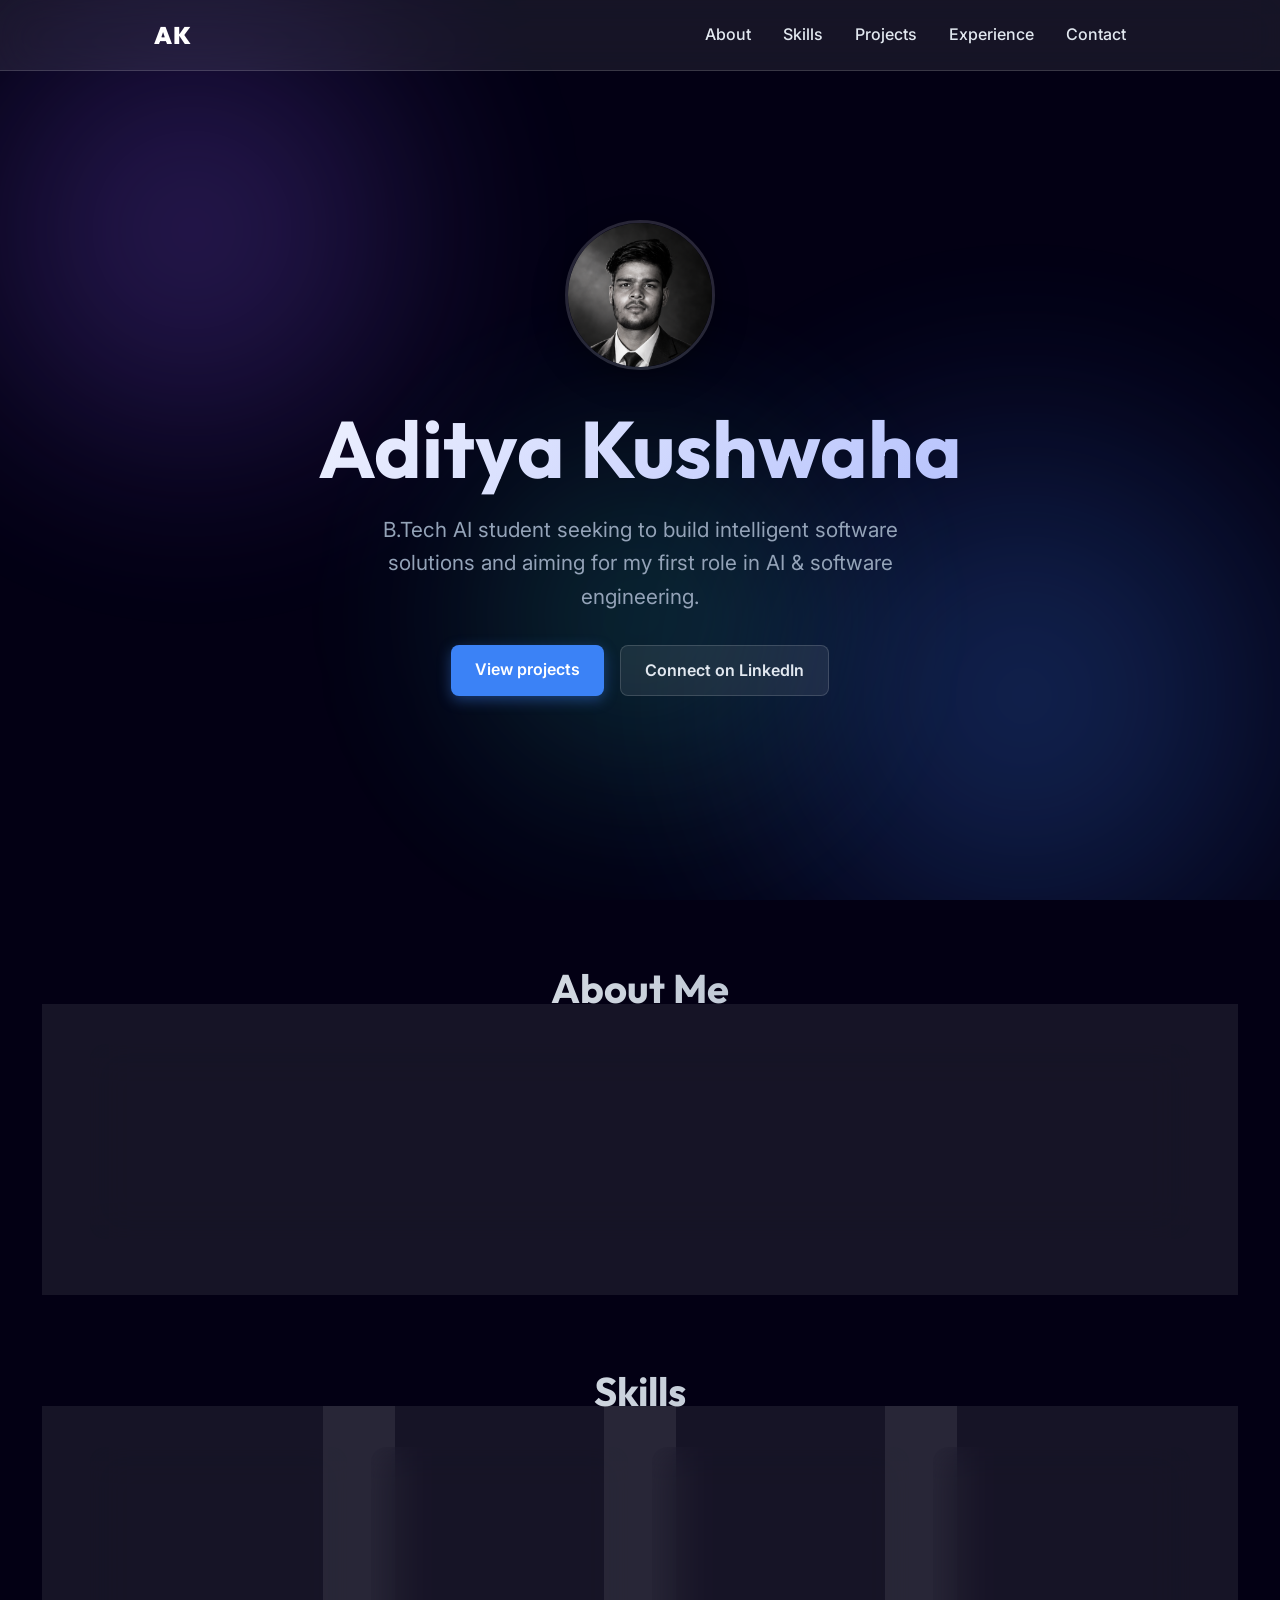
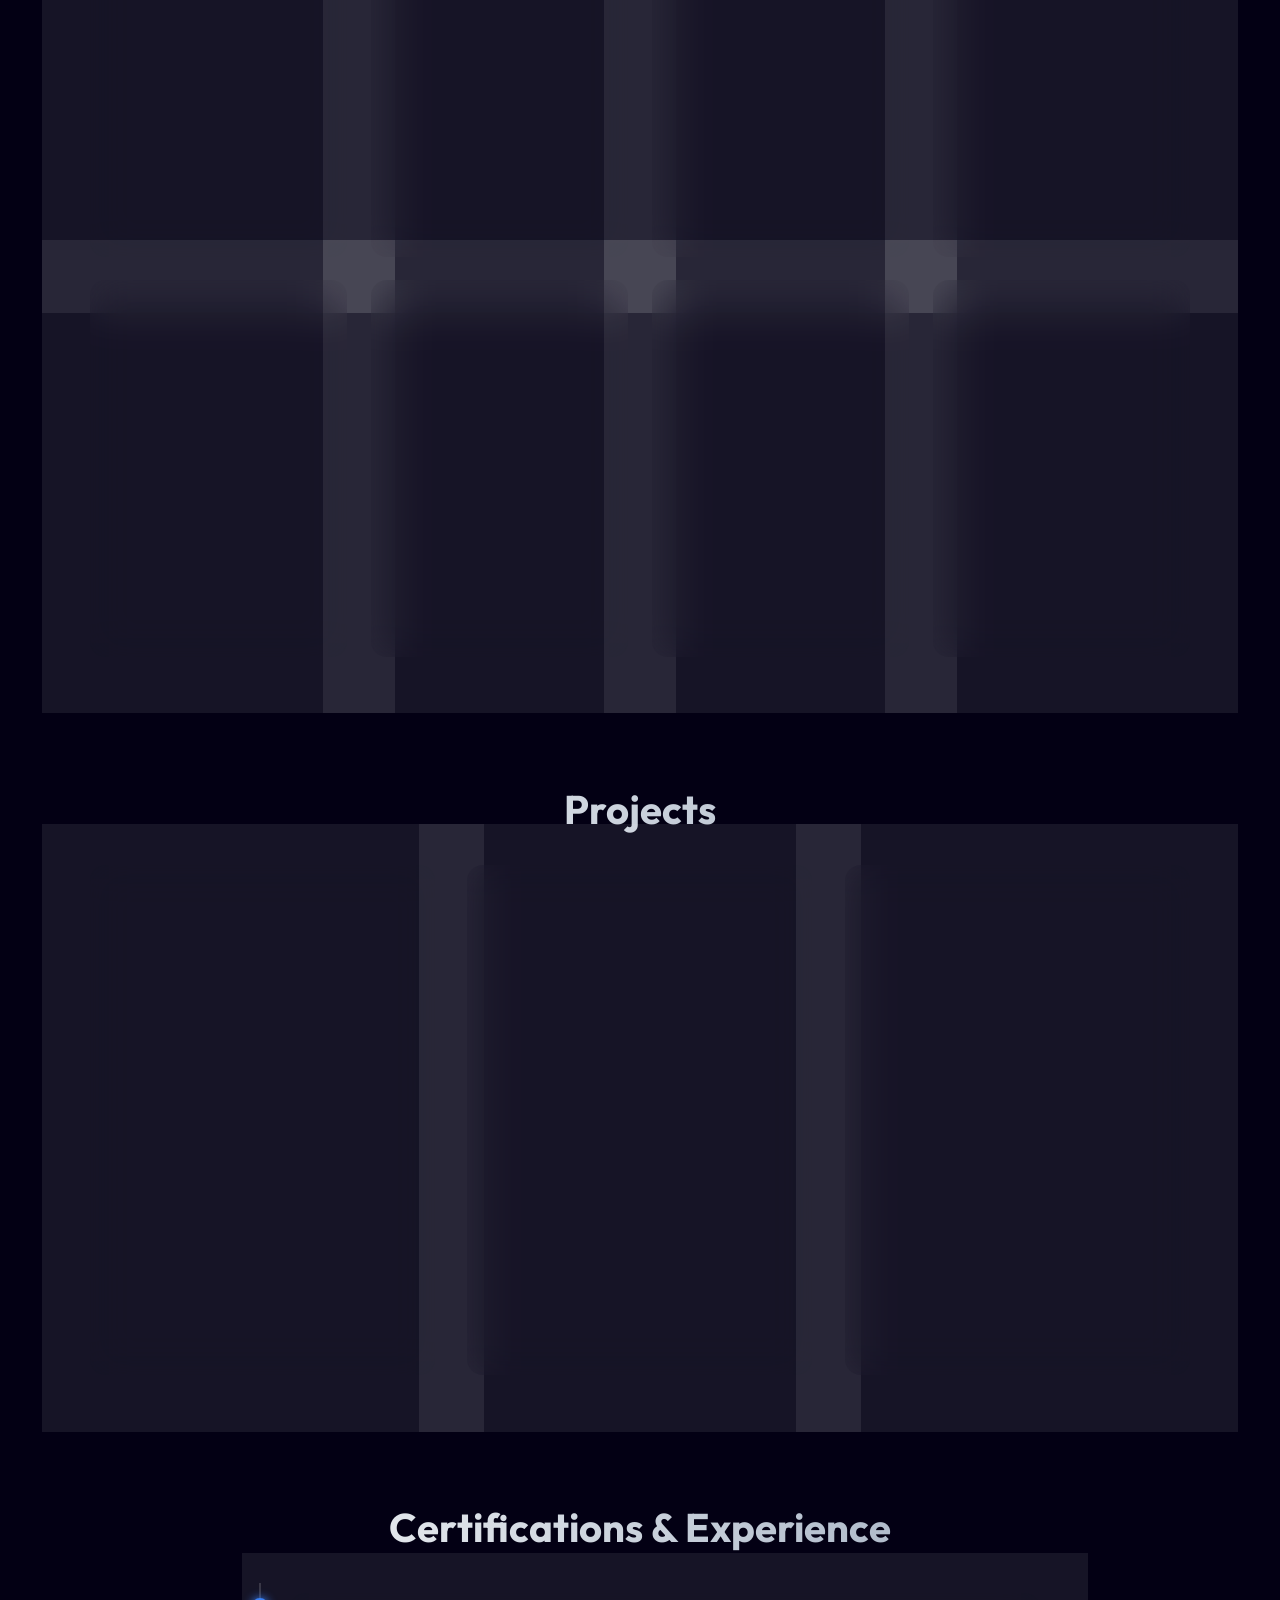
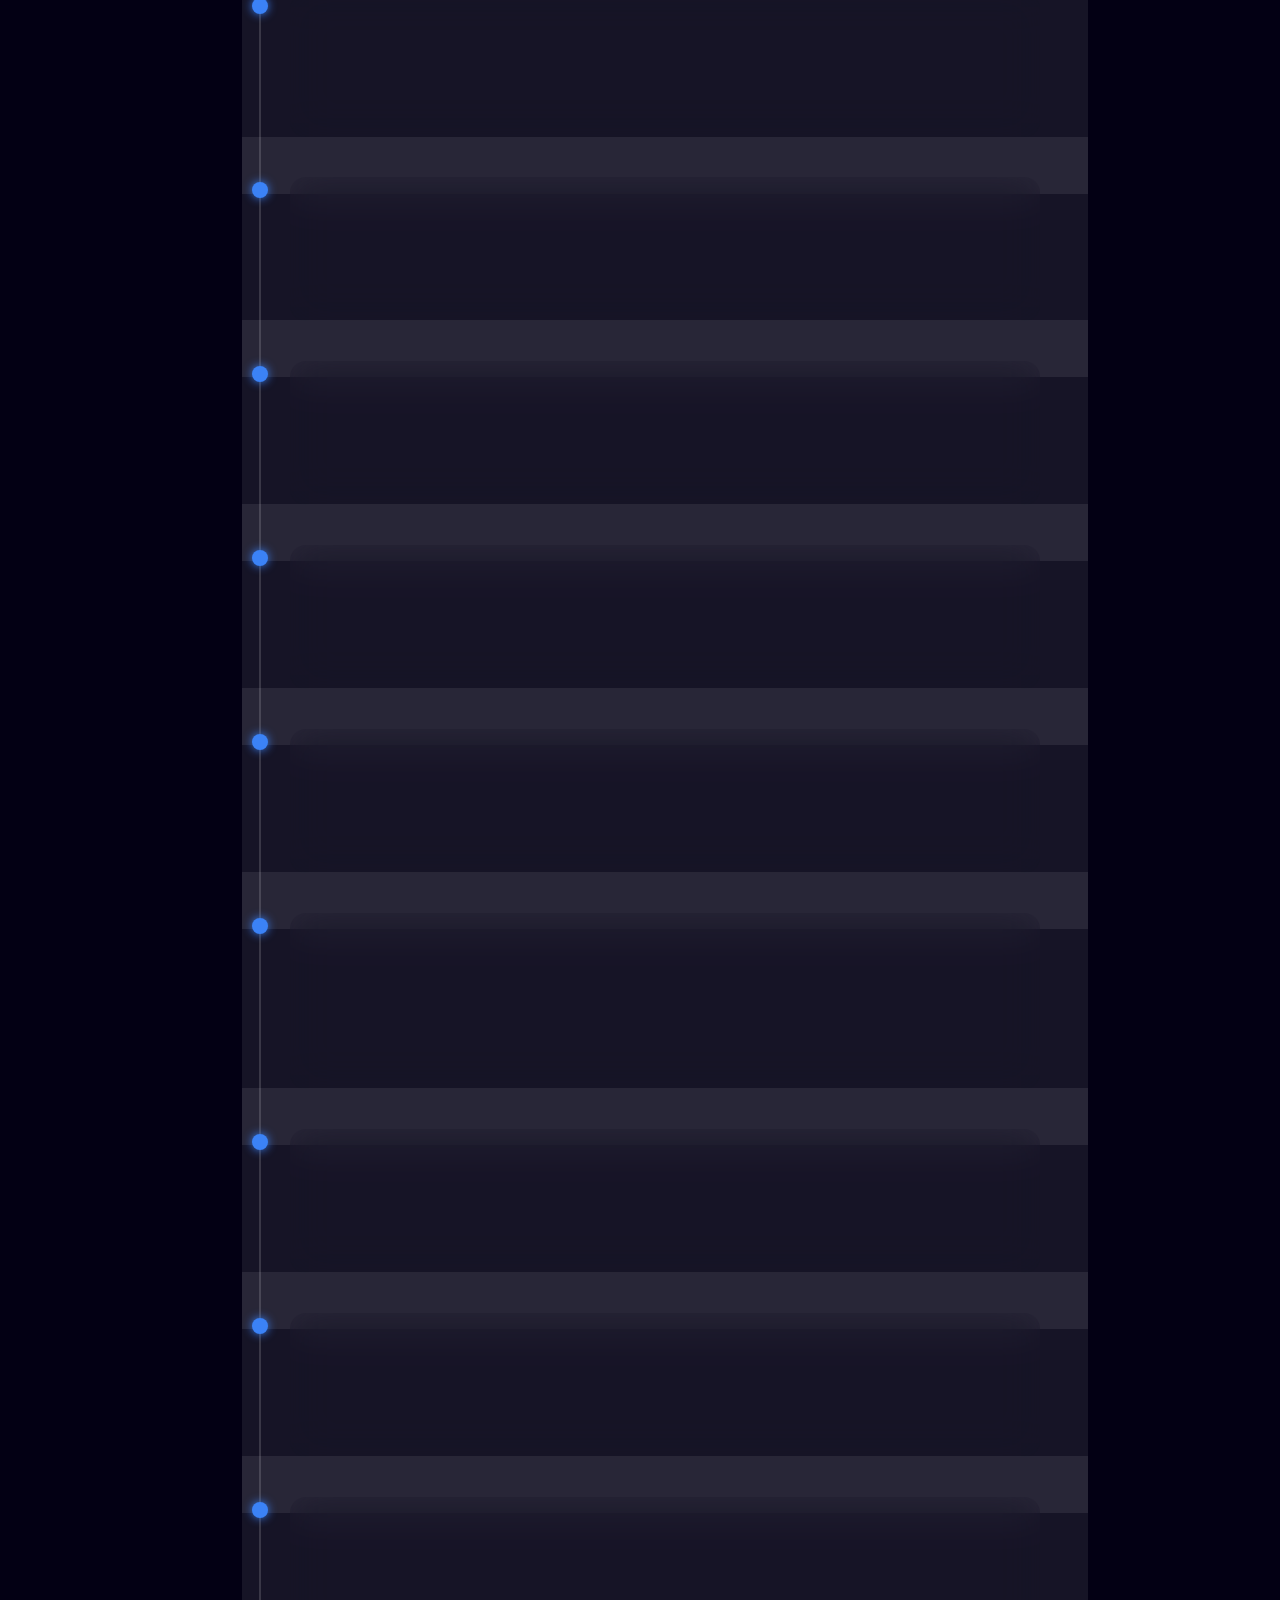
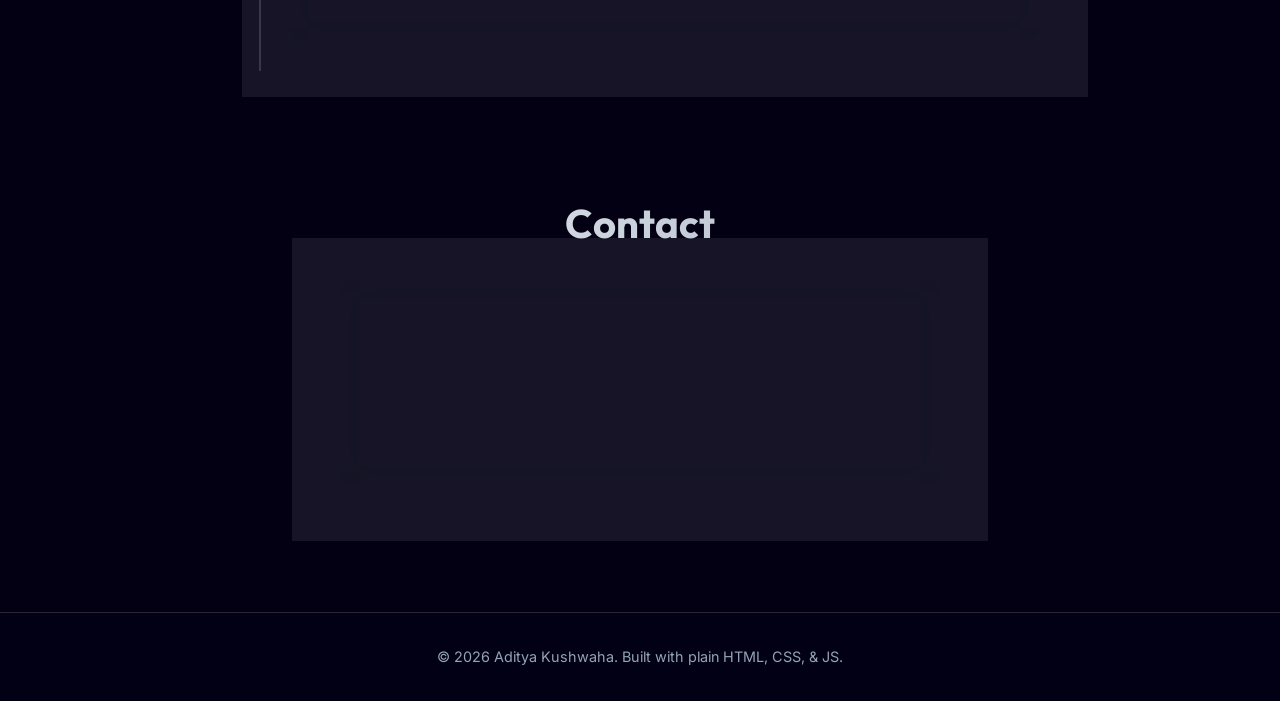
<file: index.html>
<!DOCTYPE html>
<html lang="en">

<head>
    <meta charset="UTF-8">
    <meta name="viewport" content="width=device-width, initial-scale=1.0">
    <title>Aditya Kushwaha - Portfolio</title>
    <meta name="description" content="Personal portfolio of Aditya Kushwaha, an AI and software engineering student.">

    <!-- Google Fonts -->
    <link rel="preconnect" href="https://fonts.googleapis.com">
    <link rel="preconnect" href="https://fonts.gstatic.com" crossorigin>
    <link
        href="https://fonts.googleapis.com/css2?family=Outfit:wght@400;700;900&family=Inter:wght@300;400;600&display=swap"
        rel="stylesheet">

    <!-- Styles -->
    <link rel="stylesheet" href="css/style.css">
</head>

<body>
    <!-- Background Orbs -->
    <div class="bg-orbs" aria-hidden="true">
        <div class="orb orb-1"></div>
        <div class="orb orb-2"></div>
        <div class="orb orb-3"></div>
    </div>

    <!-- Navigation -->
    <header class="glass-nav">
        <div class="nav-container">
            <a href="#" class="nav-logo">AK</a>
            <button class="mobile-menu-btn" aria-label="Toggle menu" aria-expanded="false" aria-controls="main-nav">
                <span class="hamburger"></span>
            </button>
            <nav id="main-nav" class="nav-links">
                <a href="#about">About</a>
                <a href="#skills">Skills</a>
                <a href="#projects">Projects</a>
                <a href="#experience">Experience</a>
                <a href="#contact">Contact</a>
            </nav>
        </div>
    </header>

    <main>
        <!-- Hero Section -->
        <section id="hero" class="hero-section section-padding">
            <div class="container animate-on-load">
                <img src="images/profile.png" alt="Aditya Kushwaha" class="profile-pic">
                <h1 class="hero-title">Aditya Kushwaha</h1>
                <p class="hero-subtitle">B.Tech AI student seeking to build intelligent software solutions and aiming
                    for my first role in AI & software engineering.</p>
                <div class="hero-buttons">
                    <a href="#projects" class="btn btn-primary">View projects</a>
                    <a href="https://www.linkedin.com/in/aditya-kushwaha-08112k05/" target="_blank"
                        rel="noopener noreferrer" class="btn btn-glass">Connect on LinkedIn</a>
                </div>
            </div>
        </section>

        <!-- About Section -->
        <section id="about" class="about-section section-padding">
            <div class="container">
                <h2 class="section-title">About Me</h2>
                <div class="glass-card">
                    <p>I am a third-year B.Tech student in Computer Science & Engineering with a specialization in
                        Artificial Intelligence at Babu Banarasi Das University, Lucknow (session 2025-26).</p>
                    <p>I am highly motivated to leverage my skills in AI and software development to solve real-world
                        problems. My current goal is to secure internships and entry-level roles where I can grow and
                        contribute to innovative technical teams.</p>
                </div>
            </div>
        </section>

        <!-- Skills Section -->
        <section id="skills" class="skills-section section-padding">
            <div class="container">
                <h2 class="section-title">Skills</h2>
                <div class="skills-grid">
                    <div class="glass-card skill-category">
                        <h3>Programming</h3>
                        <ul>
                            <li>Python</li>
                            <li>C++</li>
                            <li>C</li>
                            <li>SQL</li>
                        </ul>
                    </div>
                    <div class="glass-card skill-category">
                        <h3>AI / Machine Learning</h3>
                        <ul>
                            <li>Machine Learning</li>
                            <li>Deep Learning</li>
                            <li>CatBoost</li>
                            <li>TensorFlow</li>
                            <li>Scikit-learn</li>
                            <li>Optuna</li>
                            <li>Feature Engineering</li>
                            <li>Computer Vision</li>
                        </ul>
                    </div>
                    <div class="glass-card skill-category">
                        <h3>Agentic AI</h3>
                        <ul>
                            <li>LLMs</li>
                            <li>AI Agents</li>
                            <li>Multi-Agent Systems</li>
                            <li>Pydantic</li>
                            <li>Prompt Engineering</li>
                            <li>AI Automation</li>
                        </ul>
                    </div>
                    <div class="glass-card skill-category">
                        <h3>Cybersecurity</h3>
                        <ul>
                            <li>Threat Detection</li>
                            <li>Security APIs</li>
                            <li>Automated Response</li>
                            <li>Security Logging</li>
                            <li>AI Security</li>
                        </ul>
                    </div>
                    <div class="glass-card skill-category">
                        <h3>Backend</h3>
                        <ul>
                            <li>REST APIs</li>
                            <li>JSON</li>
                            <li>HTTP</li>
                            <li>Pydantic</li>
                            <li>API Integration</li>
                        </ul>
                    </div>
                    <div class="glass-card skill-category">
                        <h3>Data</h3>
                        <ul>
                            <li>Pandas</li>
                            <li>NumPy</li>
                            <li>EDA</li>
                            <li>Data Preprocessing</li>
                            <li>Data Visualization</li>
                            <li>Statistical Analysis</li>
                        </ul>
                    </div>
                    <div class="glass-card skill-category">
                        <h3>Development</h3>
                        <ul>
                            <li>Git</li>
                            <li>GitHub</li>
                            <li>Linux</li>
                            <li>WSL</li>
                            <li>VS Code</li>
                            <li>Jupyter</li>
                            <li>Streamlit</li>
                        </ul>
                    </div>
                    <div class="glass-card skill-category">
                        <h3>DSA</h3>
                        <ul>
                            <li>Data Structures</li>
                            <li>Algorithms</li>
                            <li>Trees</li>
                            <li>Graphs</li>
                            <li>Dynamic Programming</li>
                            <li>Recursion</li>
                            <li>Complexity Analysis</li>
                        </ul>
                    </div>
                </div>
            </div>
        </section>

        <!-- Projects Section -->
        <section id="projects" class="projects-section section-padding">
            <div class="container">
                <h2 class="section-title">Projects</h2>
                <noscript>
                    <div class="glass-card fallback-message">
                        <p>Please enable JavaScript to view my projects, or visit my <a
                                href="https://github.com/aditya00801" target="_blank" rel="noopener noreferrer">GitHub
                                profile</a> to see my work.</p>
                    </div>
                </noscript>
                <div id="projects-grid" class="projects-grid">
                    <!-- Projects injected via JS -->
                </div>
            </div>
        </section>

        <!-- Experience Section -->
        <section id="experience" class="experience-section section-padding">
            <div class="container">
                <h2 class="section-title">Certifications & Experience</h2>
                <div class="timeline">

                    <div class="timeline-item">
                        <div class="timeline-dot"></div>
                        <div class="timeline-content glass-card">
                            <h3 class="timeline-date">Aug 27, 2026</h3>
                            <h4 class="timeline-title">Oracle Agentic AI Certified Foundations Associate</h4>
                            <p class="timeline-org">Oracle University</p>
                        </div>
                    </div>

                    <div class="timeline-item">
                        <div class="timeline-dot"></div>
                        <div class="timeline-content glass-card">
                            <h3 class="timeline-date">Aug 26, 2026</h3>
                            <h4 class="timeline-title">MongoDB Overview: Core Concepts and Architecture</h4>
                            <p class="timeline-org">MongoDB</p>
                        </div>
                    </div>

                    <div class="timeline-item">
                        <div class="timeline-dot"></div>
                        <div class="timeline-content glass-card">
                            <h3 class="timeline-date">Apr 14, 2026</h3>
                            <h4 class="timeline-title">Deloitte Data Analytics Job Simulation</h4>
                            <p class="timeline-org">Forage</p>
                        </div>
                    </div>

                    <div class="timeline-item">
                        <div class="timeline-dot"></div>
                        <div class="timeline-content glass-card">
                            <h3 class="timeline-date">Mar 9-11, 2026</h3>
                            <h4 class="timeline-title">SQL Bootcamp</h4>
                            <p class="timeline-org">LetsUpgrade</p>
                        </div>
                    </div>

                    <div class="timeline-item">
                        <div class="timeline-dot"></div>
                        <div class="timeline-content glass-card">
                            <h3 class="timeline-date">Feb 9-10, 2026</h3>
                            <h4 class="timeline-title">Git & GitHub Bootcamp</h4>
                            <p class="timeline-org">LetsUpgrade</p>
                        </div>
                    </div>

                    <div class="timeline-item">
                        <div class="timeline-dot"></div>
                        <div class="timeline-content glass-card">
                            <h3 class="timeline-date">Nov 28, 2025</h3>
                            <h4 class="timeline-title">JPMorgan Chase Software Engineering Job Simulation</h4>
                            <p class="timeline-org">Forage</p>
                            <p class="timeline-desc">Kafka, H2, REST APIs</p>
                        </div>
                    </div>

                    <div class="timeline-item">
                        <div class="timeline-dot"></div>
                        <div class="timeline-content glass-card">
                            <h3 class="timeline-date">Oct 17, 2025</h3>
                            <h4 class="timeline-title">Oracle Cloud Infrastructure 2025 Certified Data Science
                                Professional</h4>
                            <p class="timeline-org">Valid until Oct 17, 2027</p>
                        </div>
                    </div>

                    <div class="timeline-item">
                        <div class="timeline-dot"></div>
                        <div class="timeline-content glass-card">
                            <h3 class="timeline-date">Sep 13, 2025</h3>
                            <h4 class="timeline-title">Intro to Machine Learning</h4>
                            <p class="timeline-org">Kaggle</p>
                        </div>
                    </div>

                    <div class="timeline-item">
                        <div class="timeline-dot"></div>
                        <div class="timeline-content glass-card">
                            <h3 class="timeline-date">May 2025</h3>
                            <h4 class="timeline-title">HackHazards '25 participant</h4>
                            <p class="timeline-org">Team Hack Heroes (The NAMESPACE Community)</p>
                        </div>
                    </div>

                </div>
            </div>
        </section>

        <!-- Contact Section -->
        <section id="contact" class="contact-section section-padding">
            <div class="container">
                <h2 class="section-title">Contact</h2>
                <div class="glass-card contact-card">
                    <p class="contact-text">I'm currently open to internships and entry-level roles in AI and software
                        engineering. Feel free to reach out!</p>
                    <div class="contact-links">
                        <a href="https://www.linkedin.com/in/aditya-kushwaha-08112k05/" target="_blank"
                            rel="noopener noreferrer" class="btn btn-glass">LinkedIn</a>
                        <a href="https://github.com/aditya00801" target="_blank" rel="noopener noreferrer"
                            class="btn btn-glass">GitHub</a>
                        <a href="mailto:adityakushwaha.tech27@gmail.com" class="btn btn-primary">Email Me</a>
                    </div>
                </div>
            </div>
        </section>
    </main>

    <footer class="site-footer">
        <div class="container">
            <p>&copy; 2026 Aditya Kushwaha. Built with plain HTML, CSS, & JS.</p>
        </div>
    </footer>

    <!-- Scripts -->
    <script src="js/script.js" defer></script>
</body>

</html>
</file>
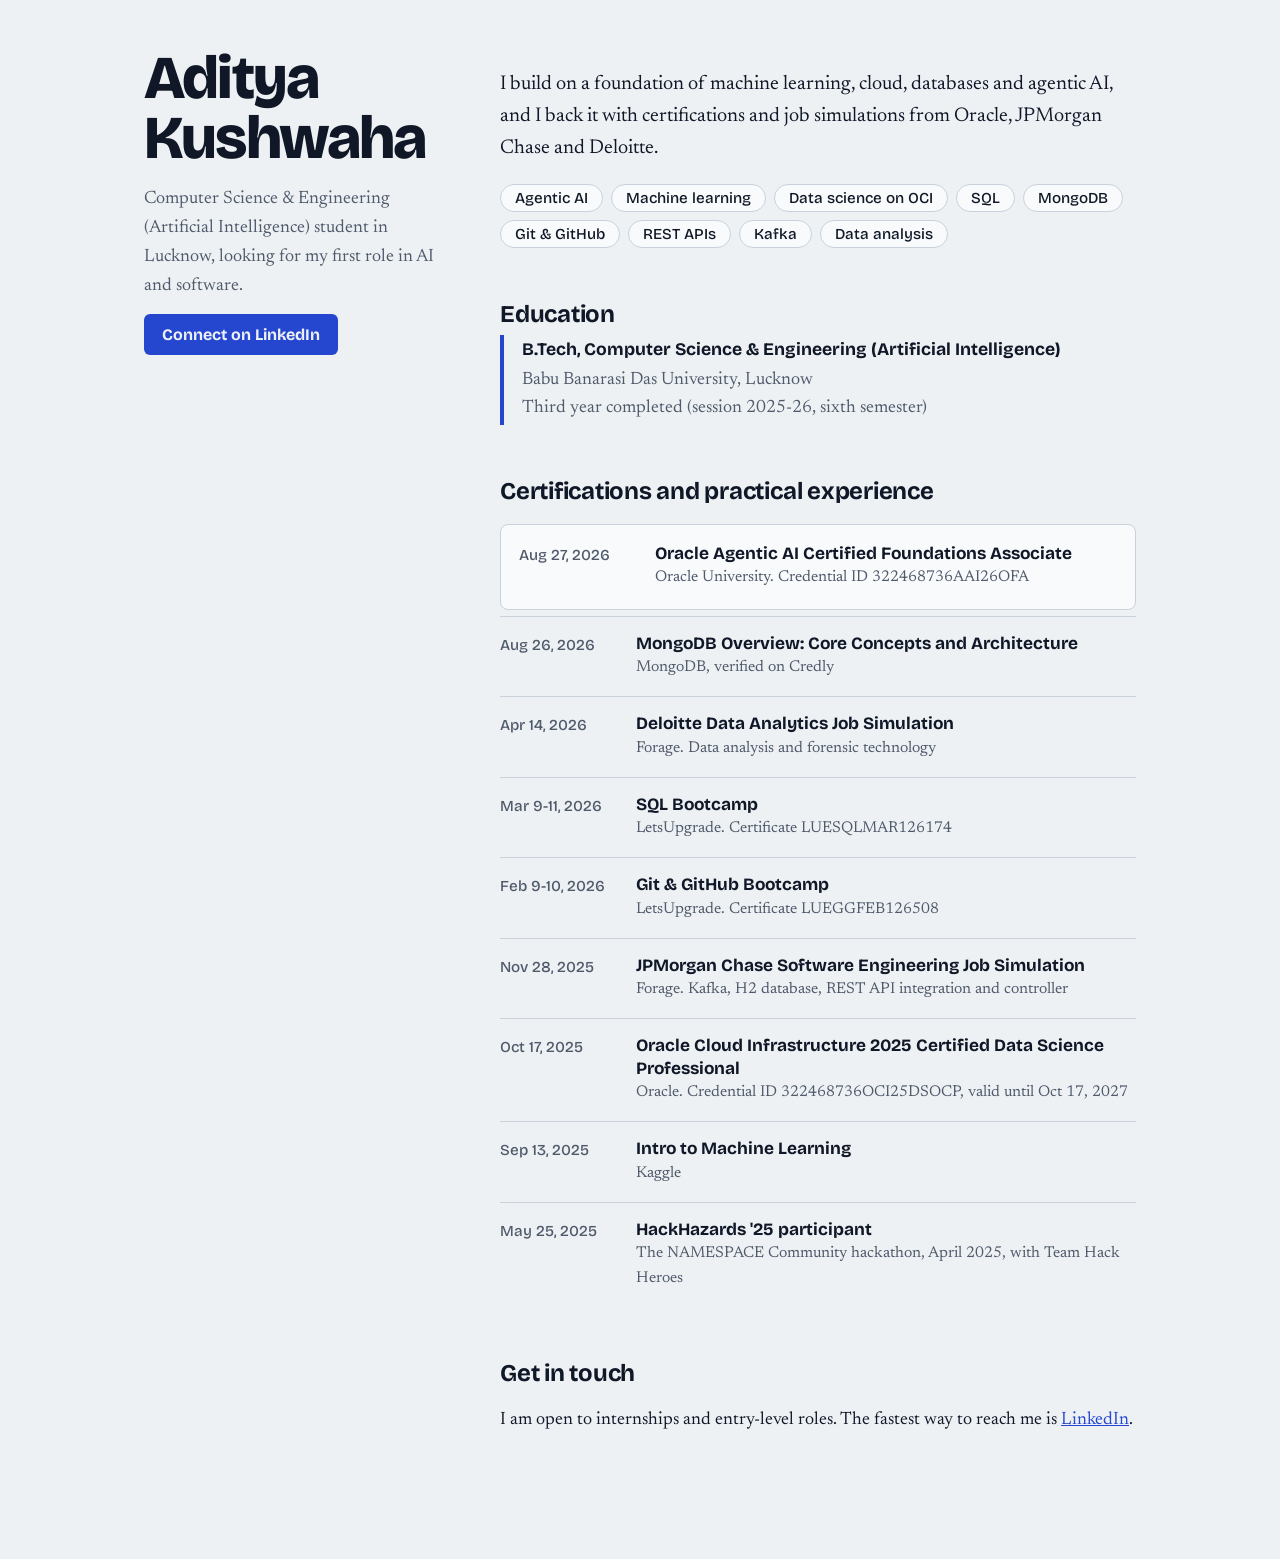
<file: portfolio.html>
<!DOCTYPE html>
<html lang="en">
<head>
<meta charset="utf-8">
<meta name="viewport" content="width=device-width, initial-scale=1, viewport-fit=cover">
<title>Aditya Kushwaha | AI &amp; Software Portfolio</title>
<link rel="preconnect" href="https://fonts.googleapis.com">
<link href="https://fonts.googleapis.com/css2?family=Bricolage+Grotesque:wght@500;700;800&family=Newsreader:ital,wght@0,400;0,600;1,400&display=swap" rel="stylesheet">
<style>
:root{--bg:#eef1f4;--ink:#101828;--mute:#4f5a6b;--rule:#c9d1db;--acc:#2547d0;--card:#f8fafb;
box-sizing:border-box;padding-top:env(safe-area-inset-top,0px);padding-bottom:env(safe-area-inset-bottom,0px)}
@media (prefers-color-scheme:dark){:root:not([data-theme="light"]){--bg:#0f1520;--ink:#e8edf4;--mute:#9aa6b8;--rule:#2a3446;--acc:#8fa6ff;--card:#161e2d}}
:root[data-theme="dark"]{--bg:#0f1520;--ink:#e8edf4;--mute:#9aa6b8;--rule:#2a3446;--acc:#8fa6ff;--card:#161e2d}
html{scroll-padding-top:env(safe-area-inset-top,0px)}
*,*::before,*::after{box-sizing:border-box}
body{margin:0;background:var(--bg);color:var(--ink);font:18px/1.6 Newsreader,Georgia,serif}
a{color:var(--acc)}
a:focus-visible{outline:3px solid var(--acc);outline-offset:3px}
.wrap{max-width:1040px;margin:0 auto;padding:48px 24px 72px;display:grid;grid-template-columns:300px 1fr;gap:56px}
aside{position:sticky;top:32px;align-self:start}
h1{font:800 clamp(2.6rem,6vw,3.8rem)/.98 "Bricolage Grotesque",system-ui,sans-serif;letter-spacing:-.03em;margin:0 0 18px}
h2{font:700 1.5rem/1.2 "Bricolage Grotesque",system-ui,sans-serif;letter-spacing:-.01em;margin:0 0 6px}
aside p{color:var(--mute);margin:0 0 14px;max-width:34ch}
.btn{display:inline-block;font:700 1rem "Bricolage Grotesque",system-ui,sans-serif;background:var(--acc);color:var(--bg);padding:11px 18px;border-radius:6px;text-decoration:none}
.btn:focus-visible{outline:3px solid var(--ink);outline-offset:3px}
section{margin-bottom:52px}
.lead{font-size:1.25rem;max-width:62ch}
.edu{border-left:4px solid var(--acc);padding:2px 0 2px 18px}
.edu b{font:700 1.1rem "Bricolage Grotesque",system-ui,sans-serif}
.edu span{display:block;color:var(--mute)}
ol{list-style:none;margin:18px 0 0;padding:0}
li.c{display:grid;grid-template-columns:118px 1fr;gap:18px;padding:16px 0;border-top:1px solid var(--rule)}
li.c time{font:500 .95rem "Bricolage Grotesque",system-ui,sans-serif;color:var(--mute);padding-top:3px}
li.c b{font:700 1.08rem/1.3 "Bricolage Grotesque",system-ui,sans-serif;display:block}
li.c span{color:var(--mute);font-size:.98rem;display:block}
li.top{background:var(--card);border-radius:8px;border-top:0;padding:18px;margin-bottom:6px;border:1px solid var(--rule)}
.sk{display:flex;flex-wrap:wrap;gap:8px;margin:14px 0 0;padding:0;list-style:none}
.sk li{border:1px solid var(--rule);background:var(--card);border-radius:999px;padding:4px 14px;font:500 .95rem "Bricolage Grotesque",system-ui,sans-serif}
@media (max-width:820px){.wrap{grid-template-columns:1fr;gap:36px;padding-top:32px}aside{position:static}li.c{grid-template-columns:1fr;gap:2px}}
</style>
</head>
<body>
<div class="wrap">
<aside>
<h1>Aditya Kushwaha</h1>
<p>Computer Science &amp; Engineering (Artificial Intelligence) student in Lucknow, looking for my first role in AI and software.</p>
<a class="btn" href="https://www.linkedin.com/in/aditya-kushwaha-08112k05/">Connect on LinkedIn</a>
</aside>
<main>
<section>
<p class="lead">I build on a foundation of machine learning, cloud, databases and agentic AI, and I back it with certifications and job simulations from Oracle, JPMorgan Chase and Deloitte.</p>
<ul class="sk" aria-label="Skills">
<li>Agentic AI</li><li>Machine learning</li><li>Data science on OCI</li><li>SQL</li><li>MongoDB</li><li>Git &amp; GitHub</li><li>REST APIs</li><li>Kafka</li><li>Data analysis</li>
</ul>
</section>

<section>
<h2>Education</h2>
<div class="edu"><b>B.Tech, Computer Science &amp; Engineering (Artificial Intelligence)</b>
<span>Babu Banarasi Das University, Lucknow</span>
<span>Third year completed (session 2025-26, sixth semester)</span></div>
</section>

<section>
<h2>Certifications and practical experience</h2>
<ol>
<li class="c top"><time datetime="2026-08-27">Aug 27, 2026</time><div><b>Oracle Agentic AI Certified Foundations Associate</b><span>Oracle University. Credential ID 322468736AAI26OFA</span></div></li>
<li class="c"><time datetime="2026-08-26">Aug 26, 2026</time><div><b>MongoDB Overview: Core Concepts and Architecture</b><span>MongoDB, verified on Credly</span></div></li>
<li class="c"><time datetime="2026-04-14">Apr 14, 2026</time><div><b>Deloitte Data Analytics Job Simulation</b><span>Forage. Data analysis and forensic technology</span></div></li>
<li class="c"><time datetime="2026-03-09">Mar 9-11, 2026</time><div><b>SQL Bootcamp</b><span>LetsUpgrade. Certificate LUESQLMAR126174</span></div></li>
<li class="c"><time datetime="2026-02-09">Feb 9-10, 2026</time><div><b>Git &amp; GitHub Bootcamp</b><span>LetsUpgrade. Certificate LUEGGFEB126508</span></div></li>
<li class="c"><time datetime="2025-11-28">Nov 28, 2025</time><div><b>JPMorgan Chase Software Engineering Job Simulation</b><span>Forage. Kafka, H2 database, REST API integration and controller</span></div></li>
<li class="c"><time datetime="2025-10-17">Oct 17, 2025</time><div><b>Oracle Cloud Infrastructure 2025 Certified Data Science Professional</b><span>Oracle. Credential ID 322468736OCI25DSOCP, valid until Oct 17, 2027</span></div></li>
<li class="c"><time datetime="2025-09-13">Sep 13, 2025</time><div><b>Intro to Machine Learning</b><span>Kaggle</span></div></li>
<li class="c"><time datetime="2025-05-25">May 25, 2025</time><div><b>HackHazards '25 participant</b><span>The NAMESPACE Community hackathon, April 2025, with Team Hack Heroes</span></div></li>
</ol>
</section>

<section>
<h2>Get in touch</h2>
<p>I am open to internships and entry-level roles. The fastest way to reach me is <a href="https://www.linkedin.com/in/aditya-kushwaha-08112k05/">LinkedIn</a>.</p>
</section>
</main>
</div>
</body>
</html>
</file>
<file: css/style.css>
/* ==========================================================================
   CSS Variables & Reset
   ========================================================================== */
:root {
    /* Colors - Deep Dark Theme */
    --bg-color: #030014;
    --text-color: #e2e8f0;
    --text-muted: #94a3b8;
    --primary-color: #3b82f6;
    --primary-hover: #60a5fa;
    --accent-color: #8b5cf6;
    
    /* Glassmorphism */
    --glass-bg: rgba(255, 255, 255, 0.08);
    --glass-bg-fallback: rgba(30, 41, 59, 0.9);
    --glass-border: rgba(255, 255, 255, 0.15);
    --glass-shadow: 0 8px 32px 0 rgba(0, 0, 0, 0.37);
    --glass-radius: 16px;
    
    /* Orbs */
    --orb-1: rgba(139, 92, 246, 0.4); /* Violet */
    --orb-2: rgba(59, 130, 246, 0.4); /* Blue */
    --orb-3: rgba(45, 212, 191, 0.3); /* Teal */

    /* Typography */
    --font-display: 'Outfit', sans-serif;
    --font-body: 'Inter', sans-serif;
    
    /* Spacing */
    --spacing-sm: 0.5rem;
    --spacing-md: 1rem;
    --spacing-lg: 2rem;
    --spacing-xl: 4rem;
    
    /* Layout */
    --max-width: 1100px;
}

*, *::before, *::after {
    box-sizing: border-box;
    margin: 0;
    padding: 0;
}

html {
    scroll-behavior: smooth;
    font-size: 16px;
}

/* Reduced motion preference */
@media (prefers-reduced-motion: reduce) {
    html {
        scroll-behavior: auto;
    }
    * {
        animation-duration: 0.01ms !important;
        animation-iteration-count: 1 !important;
        transition-duration: 0.01ms !important;
        scroll-behavior: auto !important;
    }
}

body {
    background-color: var(--bg-color);
    color: var(--text-color);
    font-family: var(--font-body);
    line-height: 1.6;
    overflow-x: hidden;
    position: relative;
    min-height: 100vh;
}

/* ==========================================================================
   Background Orbs (CSS Only)
   ========================================================================== */
.bg-orbs {
    position: fixed;
    top: 0;
    left: 0;
    width: 100vw;
    height: 100vh;
    z-index: -1;
    overflow: hidden;
    pointer-events: none;
}

.orb {
    position: absolute;
    border-radius: 50%;
    filter: blur(80px);
    opacity: 0.8;
}

.orb-1 {
    top: -10%;
    left: -10%;
    width: 50vw;
    height: 50vw;
    background: radial-gradient(circle, var(--orb-1) 0%, transparent 70%);
    animation: float 20s ease-in-out infinite alternate;
}

.orb-2 {
    bottom: -20%;
    right: -10%;
    width: 60vw;
    height: 60vw;
    background: radial-gradient(circle, var(--orb-2) 0%, transparent 70%);
    animation: float 25s ease-in-out infinite alternate-reverse;
}

.orb-3 {
    top: 40%;
    left: 30%;
    width: 40vw;
    height: 40vw;
    background: radial-gradient(circle, var(--orb-3) 0%, transparent 70%);
    animation: float 22s ease-in-out infinite alternate;
}

@keyframes float {
    0% { transform: translate(0, 0) scale(1); }
    100% { transform: translate(10%, 10%) scale(1.1); }
}

/* ==========================================================================
   Typography & Base Styles
   ========================================================================== */
h1, h2, h3, h4, h5, h6 {
    font-family: var(--font-display);
    font-weight: 700;
    line-height: 1.2;
    margin-bottom: var(--spacing-md);
}

a {
    color: var(--primary-color);
    text-decoration: none;
    transition: color 0.3s ease;
}

a:hover {
    color: var(--primary-hover);
}

a:focus-visible, button:focus-visible {
    outline: 2px dashed var(--accent-color);
    outline-offset: 4px;
}

.container {
    width: 90%;
    max-width: var(--max-width);
    margin: 0 auto;
}

.section-padding {
    padding: var(--spacing-xl) 0;
}

.section-title {
    font-size: 2.5rem;
    text-align: center;
    margin-bottom: var(--spacing-lg);
    background: linear-gradient(to right, #fff, #94a3b8);
    -webkit-background-clip: text;
    -webkit-text-fill-color: transparent;
    background-clip: text;
}

/* ==========================================================================
   Glassmorphism Components
   ========================================================================== */
.glass-card {
    background: var(--glass-bg-fallback);
    border: 1px solid var(--glass-border);
    border-radius: var(--glass-radius);
    padding: var(--spacing-lg);
    box-shadow: var(--glass-shadow);
    color: var(--text-color);
}

@supports (-webkit-backdrop-filter: blur(16px)) or (backdrop-filter: blur(16px)) {
    .glass-card, .glass-nav {
        background: var(--glass-bg);
        -webkit-backdrop-filter: blur(20px);
        backdrop-filter: blur(20px);
    }
}

.btn {
    display: inline-block;
    padding: 0.75rem 1.5rem;
    border-radius: 8px;
    font-family: var(--font-body);
    font-weight: 600;
    cursor: pointer;
    transition: transform 0.2s ease, box-shadow 0.2s ease, background 0.3s ease;
    text-align: center;
    border: none;
}

.btn:hover {
    transform: translateY(-2px);
}

.btn-primary {
    background: var(--primary-color);
    color: #fff;
    box-shadow: 0 4px 14px rgba(59, 130, 246, 0.4);
}

.btn-primary:hover {
    background: var(--primary-hover);
    color: #fff;
    box-shadow: 0 6px 20px rgba(59, 130, 246, 0.6);
}

.btn-glass {
    background: var(--glass-bg);
    color: var(--text-color);
    border: 1px solid var(--glass-border);
}

.btn-glass:hover {
    background: rgba(255, 255, 255, 0.15);
    color: #fff;
}

/* ==========================================================================
   Navigation
   ========================================================================== */
.glass-nav {
    position: fixed;
    top: 0;
    width: 100%;
    z-index: 1000;
    border-bottom: 1px solid var(--glass-border);
    transition: all 0.3s ease;
}

.nav-container {
    display: flex;
    justify-content: space-between;
    align-items: center;
    padding: 1rem 5%;
    max-width: var(--max-width);
    margin: 0 auto;
}

.nav-logo {
    font-family: var(--font-display);
    font-size: 1.5rem;
    font-weight: 900;
    color: #fff;
    letter-spacing: 1px;
}

.nav-links {
    display: flex;
    gap: 2rem;
}

.nav-links a {
    color: var(--text-color);
    font-weight: 500;
}

.nav-links a:hover {
    color: #fff;
}

.mobile-menu-btn {
    display: none;
    background: transparent;
    border: none;
    cursor: pointer;
    padding: 0.5rem;
}

.hamburger, .hamburger::before, .hamburger::after {
    display: block;
    width: 24px;
    height: 2px;
    background-color: var(--text-color);
    transition: all 0.3s ease;
}

.hamburger::before, .hamburger::after {
    content: '';
    position: absolute;
}

.hamburger::before { transform: translateY(-8px); left: 0; }
.hamburger::after { transform: translateY(8px); left: 0; }

/* ==========================================================================
   Hero Section
   ========================================================================== */
.hero-section {
    min-height: 100vh;
    display: flex;
    align-items: center;
    justify-content: center;
    text-align: center;
    padding-top: 5rem;
}

.profile-pic {
    width: 150px;
    height: 150px;
    border-radius: 50%;
    object-fit: cover;
    object-position: center 20%;
    border: 3px solid var(--glass-border);
    margin-bottom: 1.5rem;
    box-shadow: 0 8px 32px 0 rgba(0, 0, 0, 0.37);
}

.hero-title {
    font-size: clamp(2.5rem, 8vw, 5rem);
    margin-bottom: 1rem;
    background: linear-gradient(135deg, #fff 0%, #a5b4fc 100%);
    -webkit-background-clip: text;
    -webkit-text-fill-color: transparent;
    background-clip: text;
}

.hero-subtitle {
    font-size: clamp(1.1rem, 3vw, 1.3rem);
    color: var(--text-muted);
    max-width: 600px;
    margin: 0 auto 2rem;
}

.hero-buttons {
    display: flex;
    gap: 1rem;
    justify-content: center;
    flex-wrap: wrap;
}

/* Entrance Animation */
.animate-on-load {
    animation: fadeInUp 1s ease forwards;
    opacity: 0;
    transform: translateY(20px);
}

@keyframes fadeInUp {
    to {
        opacity: 1;
        transform: translateY(0);
    }
}

/* ==========================================================================
   About & Skills Sections
   ========================================================================== */
.about-section .glass-card p {
    margin-bottom: 1rem;
    font-size: 1.1rem;
}
.about-section .glass-card p:last-child {
    margin-bottom: 0;
}

.skills-grid {
    display: grid;
    grid-template-columns: repeat(auto-fit, minmax(250px, 1fr));
    gap: 1.5rem;
}

.skill-category h3 {
    font-size: 1.3rem;
    color: #fff;
    margin-bottom: 1rem;
    border-bottom: 1px solid var(--glass-border);
    padding-bottom: 0.5rem;
}

.skill-category ul {
    list-style: none;
}

.skill-category li {
    margin-bottom: 0.5rem;
    position: relative;
    padding-left: 1.5rem;
}

.skill-category li::before {
    content: '▹';
    position: absolute;
    left: 0;
    color: var(--accent-color);
}

/* ==========================================================================
   Projects Section
   ========================================================================== */
.projects-grid {
    display: grid;
    grid-template-columns: repeat(auto-fit, minmax(300px, 1fr));
    gap: 2rem;
}

.project-card {
    display: flex;
    flex-direction: column;
    height: 100%;
    transition: transform 0.3s ease, box-shadow 0.3s ease, border-color 0.3s ease;
}

.project-card:hover {
    transform: translateY(-5px);
    box-shadow: 0 12px 40px rgba(0,0,0,0.5);
    border-color: rgba(255,255,255,0.3);
}

.project-title {
    font-size: 1.4rem;
    margin-bottom: 0.75rem;
}

.project-desc {
    color: var(--text-muted);
    margin-bottom: 1.5rem;
    flex-grow: 1;
}

.project-tags {
    display: flex;
    flex-wrap: wrap;
    gap: 0.5rem;
    margin-bottom: 1.5rem;
}

.tag {
    font-size: 0.8rem;
    padding: 0.25rem 0.75rem;
    background: rgba(255,255,255,0.1);
    border-radius: 50px;
    color: #e2e8f0;
}

.project-links {
    display: flex;
    gap: 1rem;
}

.project-links a {
    font-size: 0.95rem;
    display: flex;
    align-items: center;
    gap: 0.25rem;
    font-weight: 500;
}

/* ==========================================================================
   Experience Timeline
   ========================================================================== */
.timeline {
    position: relative;
    max-width: 800px;
    margin: 0 auto;
}

.timeline::after {
    content: '';
    position: absolute;
    width: 2px;
    background: var(--glass-border);
    top: 0;
    bottom: 0;
    left: 20px;
    margin-left: -1px;
}

.timeline-item {
    padding: 10px 0 30px 50px;
    position: relative;
}

.timeline-dot {
    position: absolute;
    width: 16px;
    height: 16px;
    background: var(--primary-color);
    border-radius: 50%;
    left: 12px;
    top: 15px;
    z-index: 1;
    box-shadow: 0 0 10px var(--primary-color);
}

.timeline-date {
    font-family: var(--font-body);
    font-size: 0.9rem;
    color: var(--accent-color);
    margin-bottom: 0.5rem;
    text-transform: uppercase;
    letter-spacing: 1px;
    font-weight: 600;
}

.timeline-title {
    font-size: 1.2rem;
    margin-bottom: 0.25rem;
}

.timeline-org {
    color: var(--text-muted);
    font-size: 1rem;
}

.timeline-desc {
    margin-top: 0.5rem;
    font-size: 0.95rem;
}

/* ==========================================================================
   Contact Section & Footer
   ========================================================================== */
.contact-card {
    text-align: center;
    max-width: 600px;
    margin: 0 auto;
}

.contact-text {
    font-size: 1.1rem;
    margin-bottom: 2rem;
}

.contact-links {
    display: flex;
    justify-content: center;
    gap: 1rem;
    flex-wrap: wrap;
}

.site-footer {
    text-align: center;
    padding: 2rem 0;
    color: var(--text-muted);
    font-size: 0.9rem;
    border-top: 1px solid var(--glass-border);
    background: rgba(3, 0, 20, 0.4);
    margin-top: var(--spacing-xl);
}

/* ==========================================================================
   Responsive Design
   ========================================================================== */
@media screen and (max-width: 768px) {
    .nav-links {
        position: fixed;
        top: 60px; /* Below navbar */
        left: -100%;
        width: 100%;
        height: calc(100vh - 60px);
        flex-direction: column;
        align-items: center;
        justify-content: center;
        gap: 2rem;
        background: var(--glass-bg-fallback);
        backdrop-filter: blur(20px);
        transition: 0.3s ease;
    }
    
    .nav-links.active {
        left: 0;
    }
    
    .mobile-menu-btn {
        display: block;
        z-index: 1001;
    }

    .mobile-menu-btn.active .hamburger {
        background: transparent;
    }
    .mobile-menu-btn.active .hamburger::before {
        transform: rotate(45deg);
        top: 0;
    }
    .mobile-menu-btn.active .hamburger::after {
        transform: rotate(-45deg);
        top: 0;
    }

    .hero-title {
        font-size: 2.5rem;
    }

    .section-title {
        font-size: 2rem;
    }
    
    .timeline::after {
        left: 15px;
    }
    .timeline-dot {
        left: 7px;
    }
    .timeline-item {
        padding-left: 40px;
    }
}
</file>
